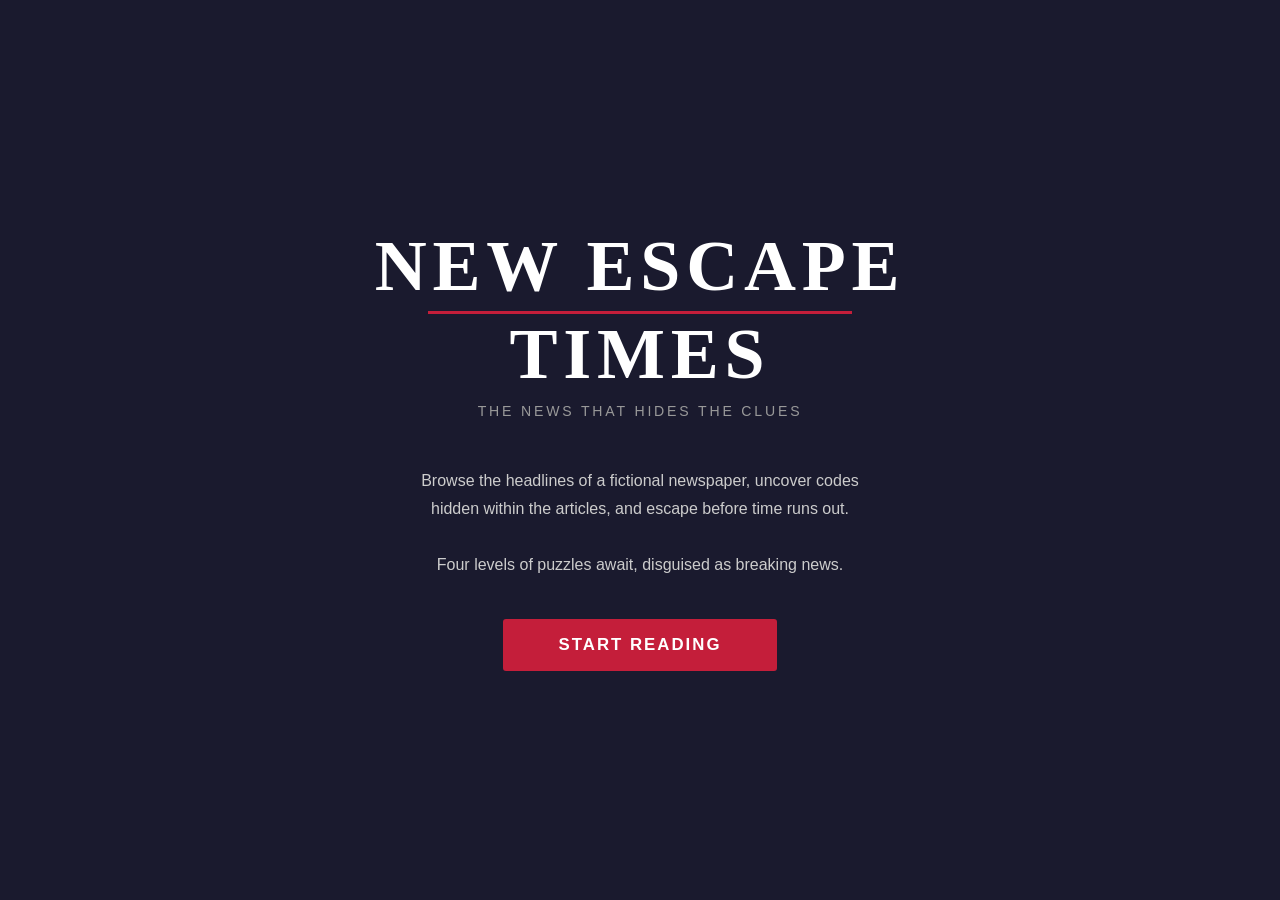
<file: index.html>
<!DOCTYPE html>
<html lang="en">
<head>
    <meta charset="UTF-8">
    <meta name="viewport" content="width=device-width, initial-scale=1.0">
    <title>New Escape Times</title>
    <link rel="stylesheet" href="styles/main.css">
    <style>
        body {
            padding-bottom: 0;
            background: #1a1a2e;
            color: #fff;
        }
        .splash {
            min-height: 100vh;
            display: flex;
            flex-direction: column;
            align-items: center;
            justify-content: center;
            padding: 2rem;
            text-align: center;
        }
        .splash-logo {
            font-family: Georgia, 'Times New Roman', serif;
            font-size: 4.5rem;
            font-weight: 900;
            letter-spacing: 0.08em;
            text-transform: uppercase;
            line-height: 1.05;
            margin-bottom: 0.6rem;
        }
        .splash-logo span {
            display: block;
            width: 80%;
            border-bottom: 3px solid #c41e3a;
            margin: 0.4rem auto 0.2rem;
        }
        .splash-tagline {
            font-family: 'Helvetica Neue', Arial, sans-serif;
            font-size: 0.88rem;
            color: #999;
            letter-spacing: 0.2em;
            text-transform: uppercase;
            margin-bottom: 3rem;
        }
        .splash-description {
            max-width: 480px;
            font-family: 'Helvetica Neue', Arial, sans-serif;
            font-size: 1rem;
            line-height: 1.75;
            color: #ccc;
            margin-bottom: 2.5rem;
        }
        .play-btn {
            background: #c41e3a;
            color: #fff;
            border: none;
            font-family: 'Helvetica Neue', Arial, sans-serif;
            font-size: 1.05rem;
            font-weight: 700;
            letter-spacing: 0.12em;
            text-transform: uppercase;
            padding: 1rem 3.5rem;
            cursor: pointer;
            border-radius: 3px;
            transition: background 0.18s;
        }
        .play-btn:hover { background: #a01830; }
        @media (max-width: 768px) { .splash-logo { font-size: 2.8rem; } }
    </style>
</head>
<body class="splash-body">

    <div class="splash">
        <div class="splash-logo">
            New Escape<span></span>Times
        </div>
        <p class="splash-tagline">The News That Hides the Clues</p>

        <p class="splash-description">
            Browse the headlines of a fictional newspaper, uncover codes hidden
            within the articles, and escape before time runs out.<br><br>
            Four levels of puzzles await, disguised as breaking news.
        </p>

        <button class="play-btn" onclick="startGame()">Start Reading</button>
    </div>

    <script>
        function startGame() {
            localStorage.removeItem('net_progression');
            localStorage.removeItem('net_start_time');
            localStorage.setItem('net_start_time', Date.now());
            localStorage.setItem('net_level_start_time', Date.now());
            localStorage.setItem('net_progression', 1);
            window.location.href = 'level1/article1.html';
        }
    </script>

</body>
</html>
</file>
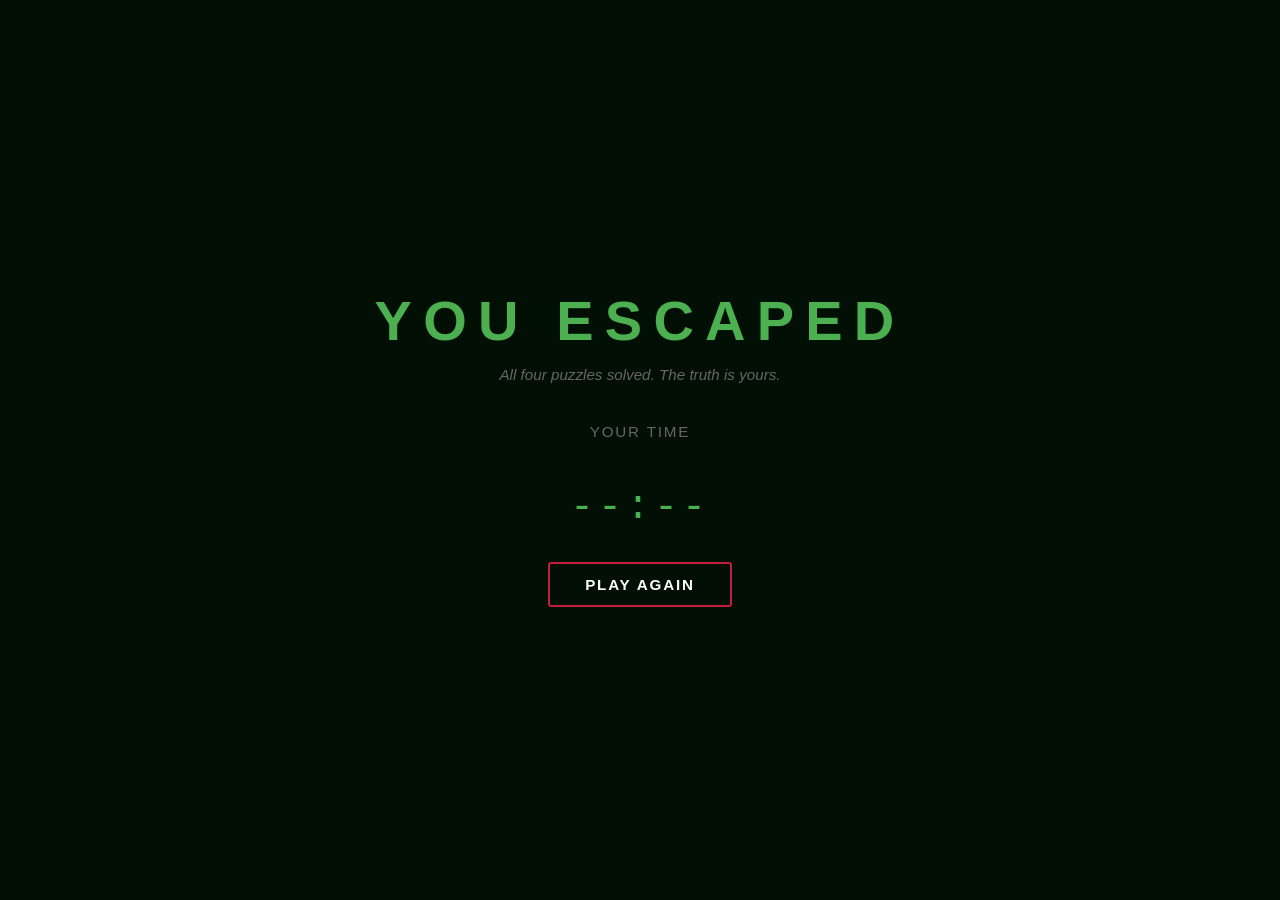
<file: finish.html>
<!DOCTYPE html>
<html lang="en">
<head>
    <meta charset="UTF-8">
    <meta name="viewport" content="width=device-width, initial-scale=1.0">
    <title>New Escape Times</title>
    <link rel="stylesheet" href="styles/main.css">
    <style>
        body { padding-bottom: 0; background: #020f04; color: #fff; }
        .finish {
            min-height: 100vh;
            display: flex;
            flex-direction: column;
            align-items: center;
            justify-content: center;
            text-align: center;
            padding: 2rem;
        }
        .finish h1 {
            font-family: 'Helvetica Neue', Arial, sans-serif;
            font-size: 3.5rem;
            font-weight: 900;
            color: #4caf50;
            text-transform: uppercase;
            letter-spacing: 0.2em;
            margin-bottom: 0.8rem;
            line-height: 1;
        }
        .finish-sub {
            font-family: Georgia, 'Times New Roman', serif;
            font-size: 1.3rem;
            color: #aaa;
            font-style: italic;
            margin-bottom: 1.5rem;
        }
        .time-label {
            font-family: 'Helvetica Neue', Arial, sans-serif;
            font-size: 0.78rem;
            text-transform: uppercase;
            letter-spacing: 0.12em;
            color: #555;
            margin-bottom: 0.2rem;
        }
        .time-display {
            font-family: 'Courier New', Courier, monospace;
            font-size: 2.5rem;
            color: #4caf50;
            margin: 0.5rem 0 2rem;
            letter-spacing: 0.1em;
        }
        .finish p {
            font-family: 'Helvetica Neue', Arial, sans-serif;
            color: #666;
            font-size: 0.95rem;
            max-width: 440px;
            margin-bottom: 2rem;
            line-height: 1.7;
        }
        .btn-outline {
            background: transparent;
            color: #fff;
            border: 2px solid #c41e3a;
            font-family: 'Helvetica Neue', Arial, sans-serif;
            font-size: 0.95rem;
            font-weight: 700;
            padding: 0.75rem 2.2rem;
            cursor: pointer;
            text-transform: uppercase;
            letter-spacing: 0.12em;
            transition: background 0.18s, color 0.18s;
            border-radius: 3px;
        }
        .btn-outline:hover { background: #c41e3a; color: #fff; }
    </style>
</head>
<body class="finish-body">

    <div class="finish">
        <h1>You Escaped</h1>
        <p class="finish-sub">All four puzzles solved. The truth is yours.</p>

        <p class="time-label">Your time</p>
        <div class="time-display" id="elapsed">--:--</div>

        <button class="btn-outline" onclick="playAgain()">Play Again</button>
    </div>

    <script>
        (function () {
            const startTime = parseInt(localStorage.getItem('net_start_time') || '0', 10);
            if (startTime) {
                const elapsed = Date.now() - startTime;
                const mins = Math.floor(elapsed / 60000);
                const secs = Math.floor((elapsed % 60000) / 1000);
                document.getElementById('elapsed').textContent =
                    String(mins).padStart(2, '0') + ':' + String(secs).padStart(2, '0');
            }
        })();

        function playAgain() {
            localStorage.removeItem('net_progression');
            localStorage.removeItem('net_start_time');
            window.location.href = 'index.html';
        }
    </script>
</body>
</html>
</file>
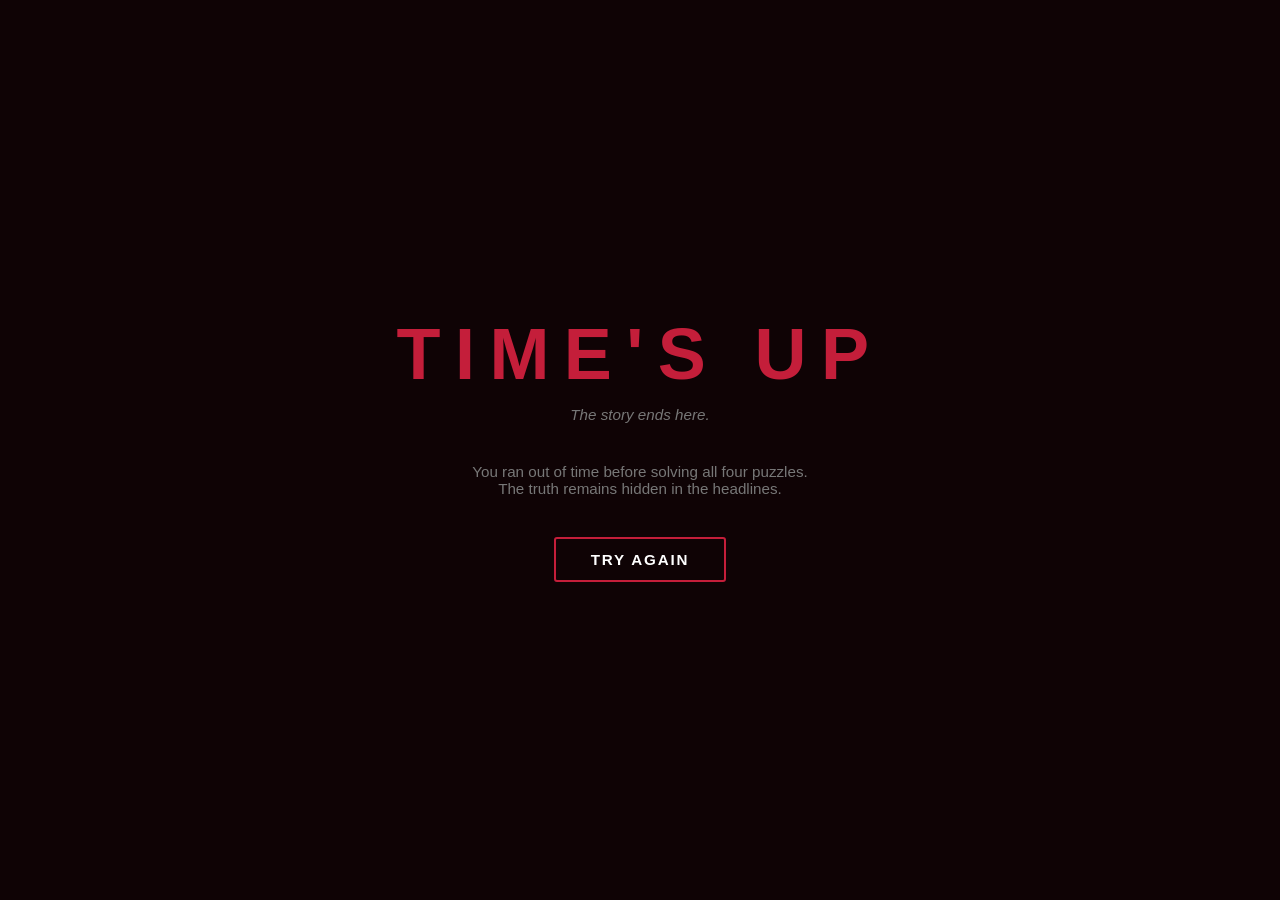
<file: gameover.html>
<!DOCTYPE html>
<html lang="en">
<head>
    <meta charset="UTF-8">
    <meta name="viewport" content="width=device-width, initial-scale=1.0">
    <title>Game Over, New Escape Times</title>
    <link rel="stylesheet" href="styles/main.css">
    <style>
        body { padding-bottom: 0; background: #0f0305; color: #fff; }
        .gameover {
            min-height: 100vh;
            display: flex;
            flex-direction: column;
            align-items: center;
            justify-content: center;
            text-align: center;
            padding: 2rem;
        }
        .gameover h1 {
            font-family: 'Helvetica Neue', Arial, sans-serif;
            font-size: 4.5rem;
            font-weight: 900;
            color: #c41e3a;
            text-transform: uppercase;
            letter-spacing: 0.2em;
            margin-bottom: 1rem;
            line-height: 1;
        }
        .go-subtitle {
            font-family: Georgia, 'Times New Roman', serif;
            font-size: 1.3rem;
            color: #999;
            font-style: italic;
            margin-bottom: 0.6rem;
        }
        .gameover p {
            font-family: 'Helvetica Neue', Arial, sans-serif;
            color: #777;
            font-size: 0.95rem;
            margin-bottom: 2.5rem;
        }
        .btn-outline {
            background: transparent;
            color: #fff;
            border: 2px solid #c41e3a;
            font-family: 'Helvetica Neue', Arial, sans-serif;
            font-size: 0.95rem;
            font-weight: 700;
            padding: 0.75rem 2.2rem;
            cursor: pointer;
            text-transform: uppercase;
            letter-spacing: 0.12em;
            transition: background 0.18s, color 0.18s;
            border-radius: 3px;
        }
        .btn-outline:hover { background: #c41e3a; color: #fff; }
    </style>
</head>
<body class="gameover-body">

    <div class="gameover">
        <h1>Time's Up</h1>
        <p class="go-subtitle">The story ends here.</p>
        <p>
            You ran out of time before solving all four puzzles.<br>
            The truth remains hidden in the headlines.
        </p>
        <button class="btn-outline" onclick="restartGame()">Try Again</button>
    </div>

    <script>
        function restartGame() {
            localStorage.removeItem('net_progression');
            localStorage.removeItem('net_start_time');
            window.location.href = 'index.html';
        }
    </script>

</body>
</html>
</file>
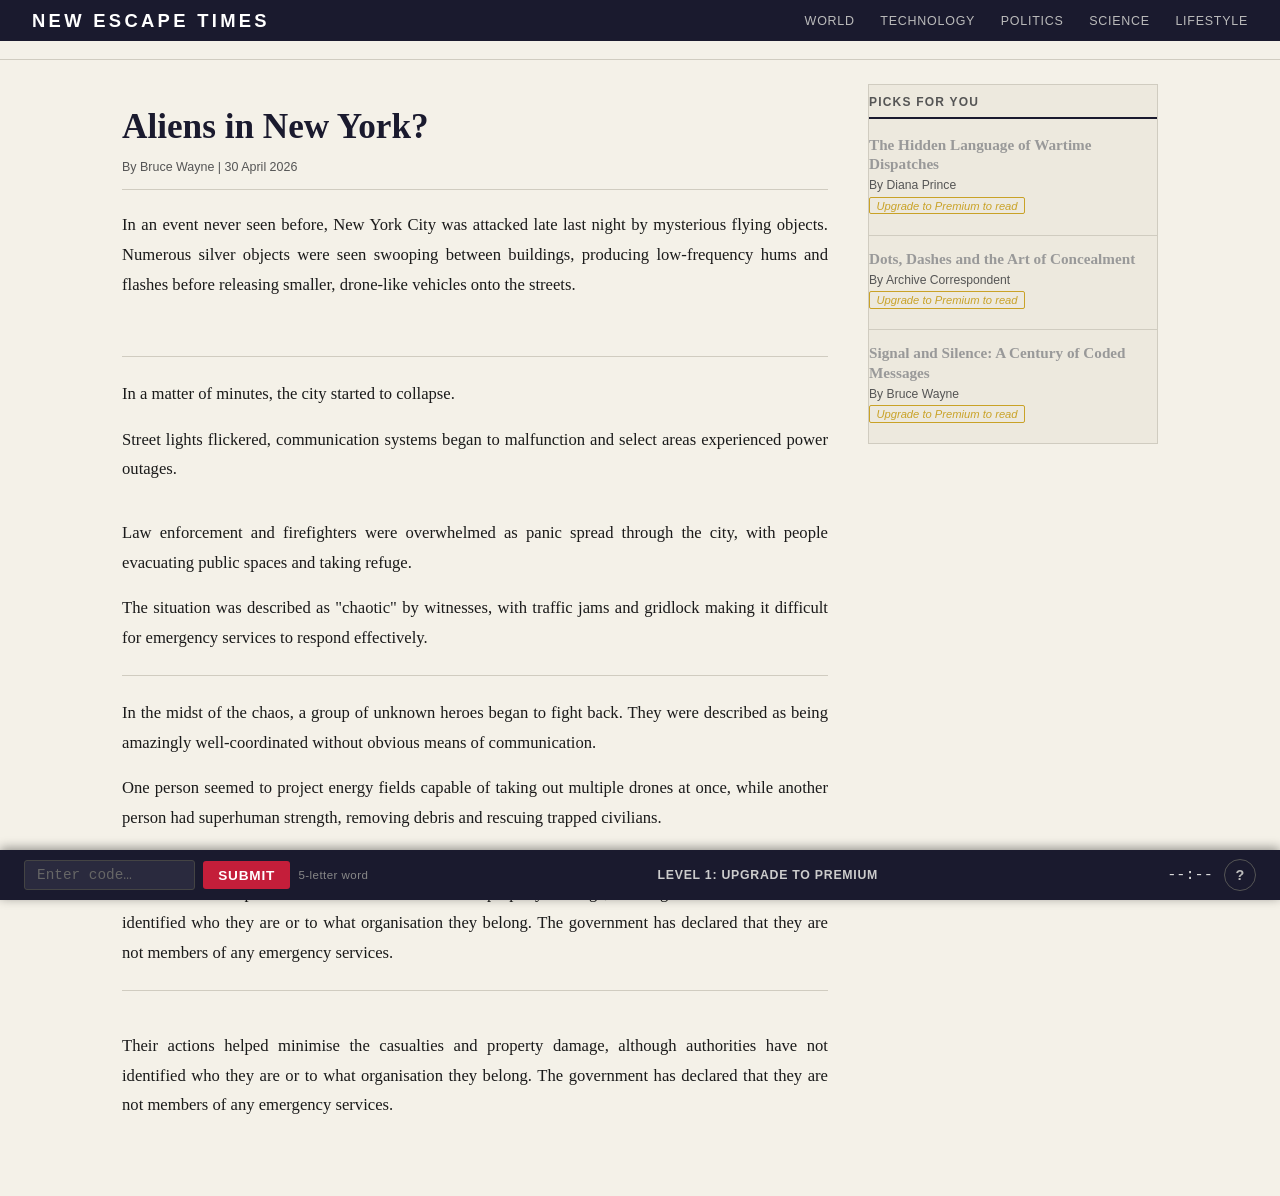
<file: level1/article1.html>
﻿<!DOCTYPE html>
<html lang="en">
<head>
    <meta charset="UTF-8">
    <meta name="viewport" content="width=device-width">
    <title>New Escape Times</title>
    <link rel="stylesheet" href="../styles/main.css">
    <script src="../scripts/progression.js" defer></script>
    <script src="../scripts/components/news-header.js" defer></script>
    <script src="../scripts/components/news-article.js" defer></script>
    <script src="../scripts/components/news-sidebar.js" defer></script>
    <script src="../scripts/components/news-hint.js" defer></script>
    <script src="../scripts/game-nav.js" defer></script>
    <script src="../scripts/components/article-layout.js" defer></script>
</head>
<body>

<article-layout
    headline="Aliens in New York?"
    subtitle="By Bruce Wayne | 30 April 2026"
    home-url="../index.html"
    level="1"
    level-name="Level 1: Upgrade to Premium"
    correct-code="ALIEN"
    next-url="../level2/article1.html">

    <div slot="body" class="article-body">
        <p>
            In an event never seen before, New York City was attacked late last night by mysterious flying objects. 
            Numerous silver objects were seen swooping between buildings, 
            producing low-frequency hums and flashes before releasing smaller, drone-like vehicles onto the streets.
        </p>
        <br/>
        <hr class="article-divider">
        <p>
            In a matter of minutes, the city started to collapse. 
        </p>
        <p>
            Street lights flickered, communication systems began to malfunction 
            and select areas experienced power outages. 
        </p>
        <br/>
        <p>Law enforcement and firefighters were overwhelmed as panic spread through the city, with people evacuating public spaces and taking refuge.</p>
        <div/>
        <p>The situation was described as "chaotic" by witnesses, with traffic jams and gridlock making it difficult for emergency services to respond effectively.</p>
        <hr class="article-divider">
        <p>
            In the midst of the chaos, a group of unknown heroes began to fight back. 
            They were described as being amazingly well-coordinated without obvious means of communication.
        </p>
        <div/>
        <p>
            One person seemed to project energy fields capable of taking out multiple drones at once, 
            while another person had superhuman strength, removing debris and rescuing trapped civilians.
        </p>
        <hr class="article-divider">

        <p>
            Their actions helped minimise the casualties and property damage, 
            although authorities have not identified who they are or to what organisation they belong. 
            The government has declared that they are not members of any emergency services.
        </p>
        <hr class="article-divider">
        <br/>

        <p>
            Their actions helped minimise the casualties and property damage, although authorities have not identified 
            who they are or to what organisation they belong. 
            The government has declared that they are not members of any emergency services.
        </p>
    </div>

    <div slot="sidebar">
        <div class="sidebar-card locked">
            <h3>The Hidden Language of Wartime Dispatches</h3>
            <p>By Diana Prince</p>
            <span class="locked-label">Upgrade to Premium to read</span>
        </div>
        <hr class="sidebar-divider">
        <div class="sidebar-card locked">
            <h3>Dots, Dashes and the Art of Concealment</h3>
            <p>By Archive Correspondent</p>
            <span class="locked-label">Upgrade to Premium to read</span>
        </div>
        <hr class="sidebar-divider">
        <div class="sidebar-card locked">
            <h3>Signal and Silence: A Century of Coded Messages</h3>
            <p>By Bruce Wayne</p>
            <span class="locked-label">Upgrade to Premium to read</span>
        </div>
        <news-hint src="../images/hints/level1-hint.webp" delay="60"></news-hint>
    </div>
</article-layout>

</body>
</html>
</file>
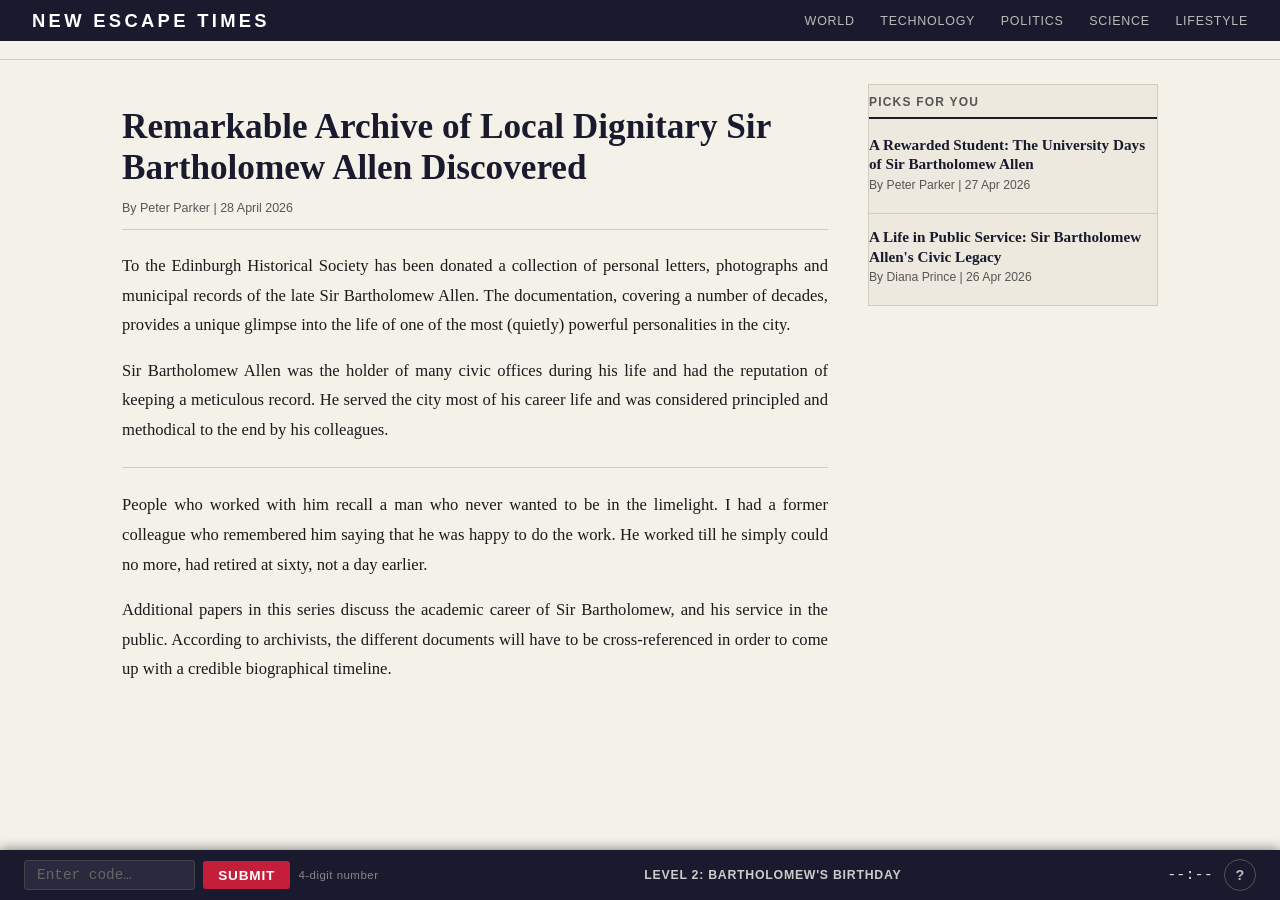
<file: level2/article1.html>
﻿<!DOCTYPE html>
<html lang="en">
<head>
    <meta charset="UTF-8">
    <meta name="viewport" content="width=device-width, initial-scale=1.0">    <title>New Escape Times</title>
    <link rel="stylesheet" href="../styles/main.css">
    <script src="../scripts/progression.js" defer></script>
    <script src="../scripts/components/news-header.js" defer></script>
    <script src="../scripts/components/news-article.js" defer></script>
    <script src="../scripts/components/news-sidebar.js" defer></script>
    <script src="../scripts/components/news-hint.js" defer></script>
    <script src="../scripts/game-nav.js" defer></script>
    <script src="../scripts/components/article-layout.js" defer></script>
</head>
<body>

<article-layout
    headline="Remarkable Archive of Local Dignitary Sir Bartholomew Allen Discovered"
    subtitle="By Peter Parker | 28 April 2026"
    home-url="../index.html"
    level="2"
    level-name="Level 2: Bartholomew's Birthday"
    correct-code="1952"
    next-url="../level3/article1.html">

    <div slot="body" class="article-body">
        <p>
            To the Edinburgh Historical Society has been donated a collection of personal letters, photographs and municipal records of the late Sir
            Bartholomew Allen. The documentation, covering a number of decades, provides a unique glimpse into the life of one of the most (quietly) powerful personalities in the city.
        </p>
        <div/>
        <p>
            Sir Bartholomew Allen was the holder of many civic offices during his life and had the reputation of keeping a meticulous record. He served the city most of his career life and was considered principled and
            methodical to the end by his colleagues.
        </p>
        <hr class="article-divider">
        <p>
            People who worked with him recall a man who never wanted to be in the limelight. I had a former colleague who remembered him saying that he was happy to do the work. He worked till he simply could no more, had retired at sixty, not a day earlier.
        </p>
        <div/>
        <p>
            Additional papers in this series discuss the academic career of Sir Bartholomew, and his service in the public. According to archivists,
            the different documents will have to be cross-referenced in order to come up with a credible biographical timeline.
        </p>

    </div>

    <div slot="sidebar">
        <div class="sidebar-card">
            <a href="article2.html">
                <h3>A Rewarded Student: The University Days of Sir Bartholomew Allen</h3>
                <p>By Peter Parker | 27 Apr 2026</p>
            </a>
        </div>
        <hr class="sidebar-divider">
        <div class="sidebar-card">
            <a href="article3.html">
                <h3>A Life in Public Service: Sir Bartholomew Allen's Civic Legacy</h3>
                <p>By Diana Prince | 26 Apr 2026</p>
            </a>
        </div>
        <news-hint src="../images/hints/level2-hint.webp" delay="60"></news-hint>
    </div>
</article-layout>

</body>
</html>
</file>
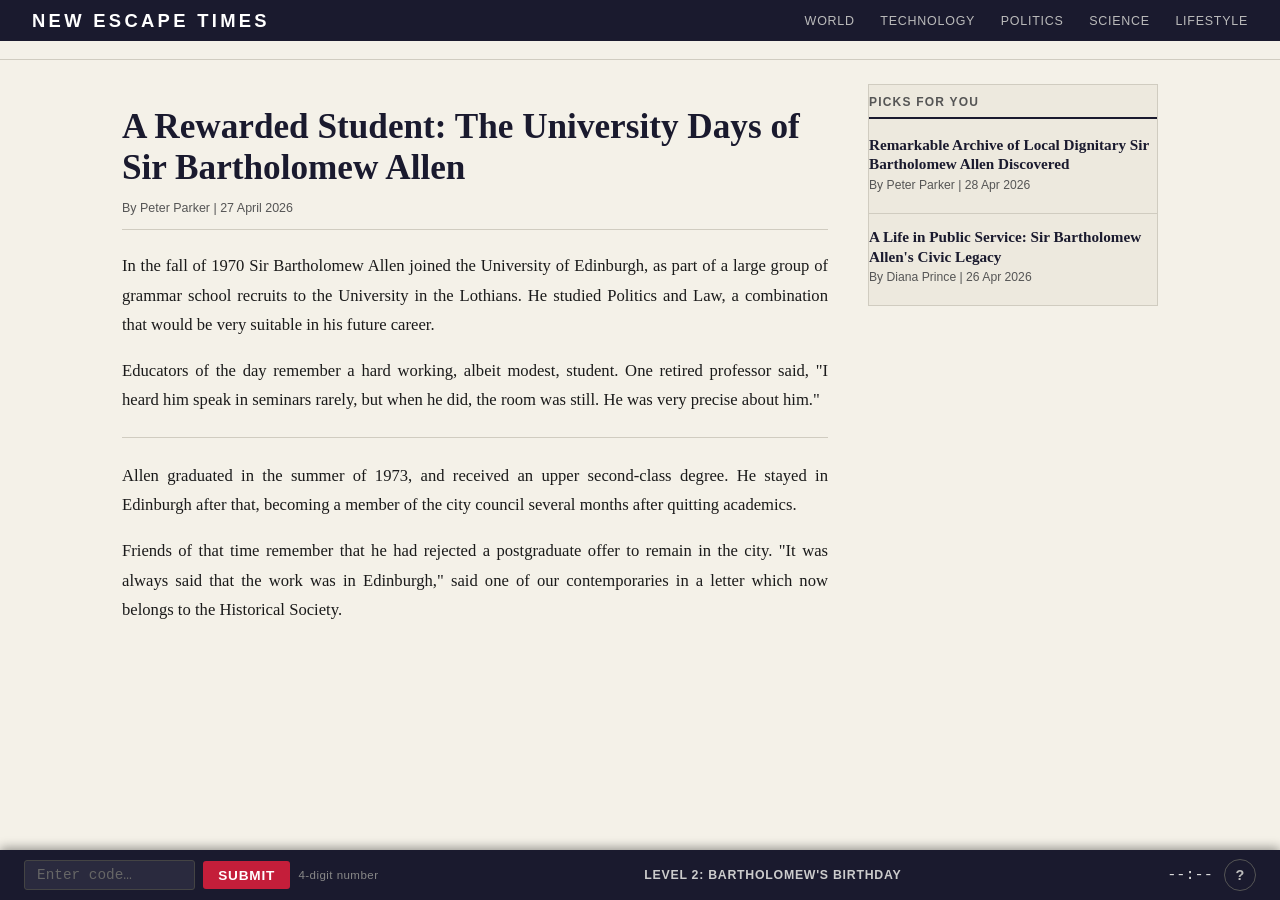
<file: level2/article2.html>
﻿<!DOCTYPE html>
<html lang="en">
<head>
    <meta charset="UTF-8">
    <meta name="viewport" content="width=device-width, initial-scale=1.0">
    <title>New Escape Times</title>
    <link rel="stylesheet" href="../styles/main.css">
    <script src="../scripts/progression.js" defer></script>
    <script src="../scripts/components/news-header.js" defer></script>
    <script src="../scripts/components/news-article.js" defer></script>
    <script src="../scripts/components/news-sidebar.js" defer></script>
    <script src="../scripts/components/news-hint.js" defer></script>
    <script src="../scripts/game-nav.js" defer></script>
    <script src="../scripts/components/article-layout.js" defer></script>
</head>
<body>

<article-layout
    headline="A Rewarded Student: The University Days of Sir Bartholomew Allen"
    subtitle="By Peter Parker | 27 April 2026"
    home-url="../index.html"
    level="2"
    level-name="Level 2: Bartholomew's Birthday"
    correct-code="1952"
    next-url="../level3/article1.html">

    <div slot="body" class="article-body">
        <p>
            In the fall of 1970 Sir Bartholomew Allen joined the University of Edinburgh, as part of a large group of grammar school recruits to the University in the Lothians. He studied Politics and Law, a combination that would be very suitable in his future career.
        </p>
        <div/>
        <p>
            Educators of the day remember a hard working, albeit modest, student. One retired professor said, "I heard him speak in seminars rarely, but when he did, the room was still. He was very precise about him."
        </p>
        <hr class="article-divider">
        <p>
            Allen graduated in the summer of 1973, and received an upper second-class degree. He stayed in Edinburgh after that, becoming a member of the city council several months after quitting academics.
        </p>
        <div/>
        <p>
            Friends of that time remember that he had rejected a postgraduate offer to remain in the city. "It was always said that the work was in
            Edinburgh," said one of our contemporaries in a letter which now belongs to the Historical Society.
        </p>
    </div>

    <div slot="sidebar">
        <div class="sidebar-card">
            <a href="article1.html">
                <h3>Remarkable Archive of Local Dignitary Sir Bartholomew Allen Discovered</h3>
                <p>By Peter Parker | 28 Apr 2026</p>
            </a>
        </div>
        <hr class="sidebar-divider">
        <div class="sidebar-card">
            <a href="article3.html">
                <h3>A Life in Public Service: Sir Bartholomew Allen's Civic Legacy</h3>
                <p>By Diana Prince | 26 Apr 2026</p>
            </a>
        </div>
    </div>
</article-layout>

</body>
</html>
</file>
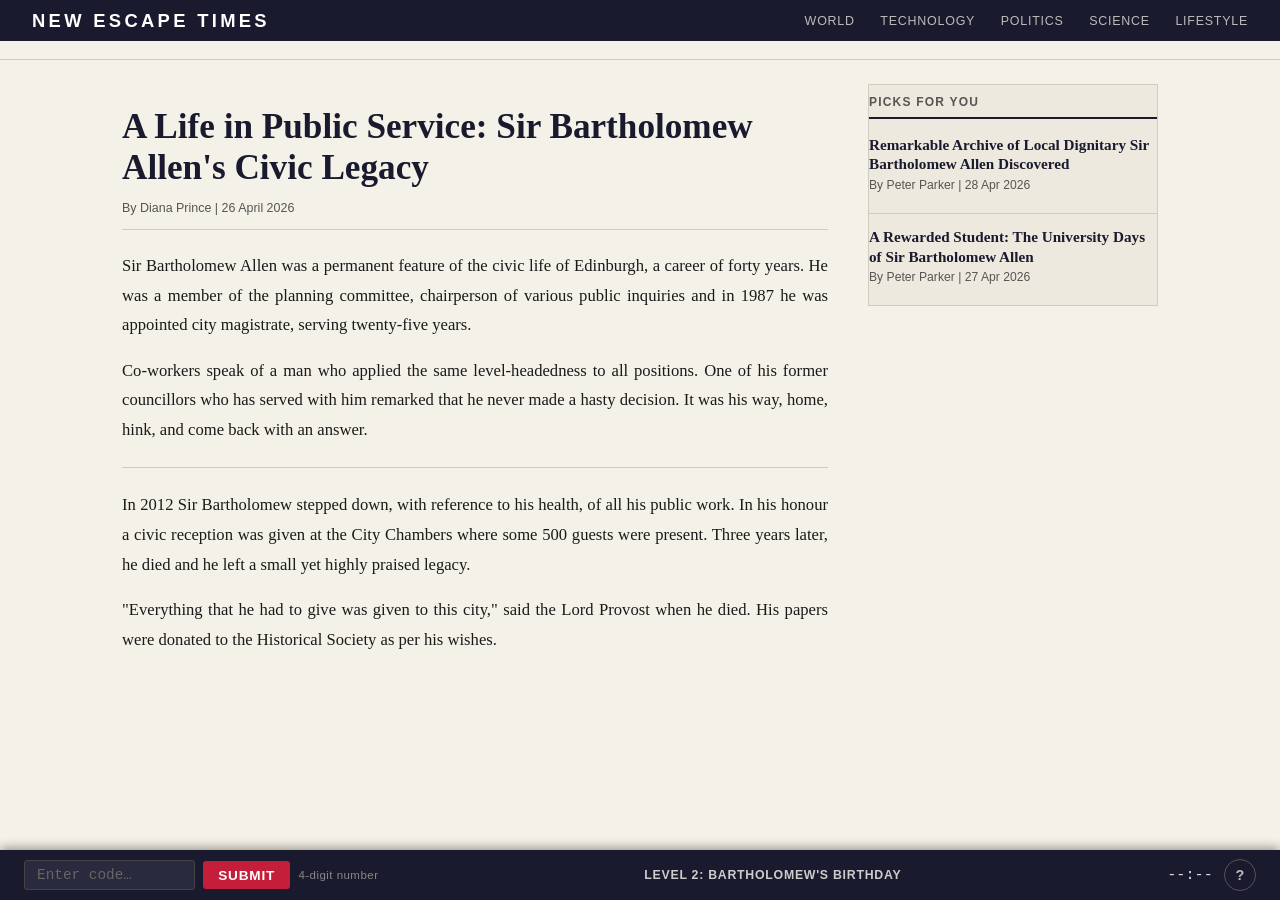
<file: level2/article3.html>
﻿<!DOCTYPE html>
<html lang="en">
<head>
    <meta charset="UTF-8">
    <meta name="viewport" content="width=device-width, initial-scale=1.0">
    <title>New Escape Times</title>
    <link rel="stylesheet" href="../styles/main.css">
    <script src="../scripts/progression.js" defer></script>
    <script src="../scripts/components/news-header.js" defer></script>
    <script src="../scripts/components/news-article.js" defer></script>
    <script src="../scripts/components/news-sidebar.js" defer></script>
    <script src="../scripts/components/news-hint.js" defer></script>
    <script src="../scripts/game-nav.js" defer></script>
    <script src="../scripts/components/article-layout.js" defer></script>
</head>
<body>

<article-layout
    headline="A Life in Public Service: Sir Bartholomew Allen's Civic Legacy"
    subtitle="By Diana Prince | 26 April 2026"
    home-url="../index.html"
    level="2"
    level-name="Level 2: Bartholomew's Birthday"
    correct-code="1952"
    next-url="../level3/article1.html">

    <div slot="body" class="article-body">
        <p>
            Sir Bartholomew Allen was a permanent feature of the civic life of Edinburgh, a career of forty years. He was a member of the planning
            committee, chairperson of various public inquiries and in 1987 he was appointed city magistrate, serving twenty-five years.
        </p>
        <div/>
        <p>
            Co-workers speak of a man who applied the same level-headedness to all positions. One of his former councillors who has served with him
            remarked that he never made a hasty decision. It was his way, home, hink, and come back with an answer.
        </p>
        <hr class="article-divider">
        <p>
            In 2012 Sir Bartholomew stepped down, with reference to his health, of all his public work. In his honour a civic reception was given at the
            City Chambers where some 500 guests were present. Three years later, he died and he left a small yet highly praised legacy.
        </p>
        <div/>
        <p>
            "Everything that he had to give was given to this city," said the Lord Provost when he died. His papers were donated to the Historical Society as per his wishes.
        </p>
    </div>

    <div slot="sidebar">
        <div class="sidebar-card">
            <a href="article1.html">
                <h3>Remarkable Archive of Local Dignitary Sir Bartholomew Allen Discovered</h3>
                <p>By Peter Parker | 28 Apr 2026</p>
            </a>
        </div>
        <hr class="sidebar-divider">
        <div class="sidebar-card">
            <a href="article2.html">
                <h3>A Rewarded Student: The University Days of Sir Bartholomew Allen</h3>
                <p>By Peter Parker | 27 Apr 2026</p>
            </a>
        </div>
        <news-hint src="../images/hints/level2-hint.webp" delay="60"></news-hint>
    </div>
</article-layout>

</body>
</html>
</file>
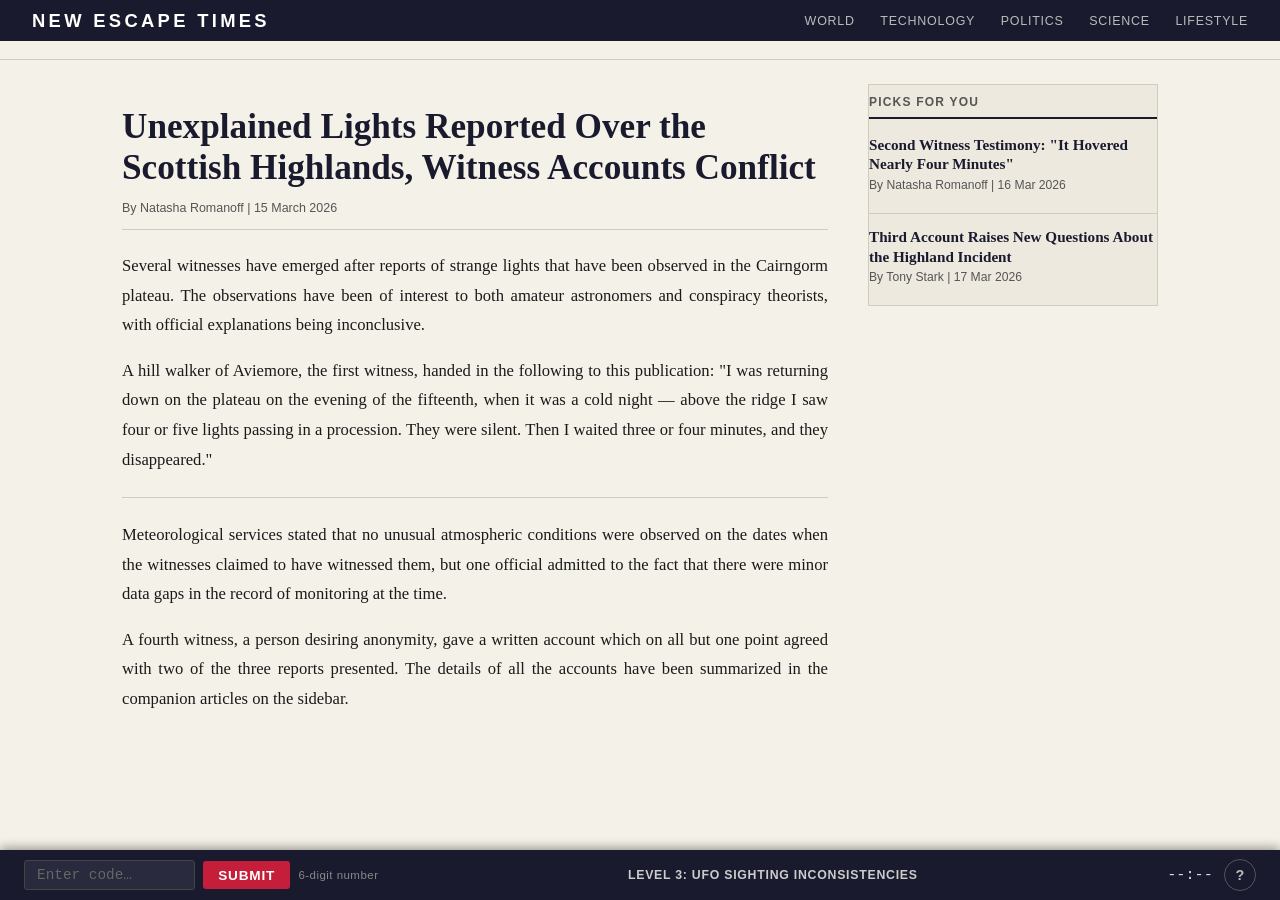
<file: level3/article1.html>
﻿<!DOCTYPE html>
<html lang="en">
<head>
    <meta charset="UTF-8">
    <meta name="viewport" content="width=device-width, initial-scale=1.0">
    <title>New Escape Times</title>
    <link rel="stylesheet" href="../styles/main.css">
    <script src="../scripts/progression.js" defer></script>
    <script src="../scripts/components/news-header.js" defer></script>
    <script src="../scripts/components/news-article.js" defer></script>
    <script src="../scripts/components/news-sidebar.js" defer></script>
    <script src="../scripts/components/news-hint.js" defer></script>
    <script src="../scripts/game-nav.js" defer></script>
    <script src="../scripts/components/article-layout.js" defer></script>
</head>
<body>

<article-layout
    headline="Unexplained Lights Reported Over the Scottish Highlands, Witness Accounts Conflict"
    subtitle="By Natasha Romanoff | 15 March 2026"
    home-url="../index.html"
    level="3"
    level-name="Level 3: UFO Sighting Inconsistencies"
    correct-code="150394"
    next-url="../level4/article1.html">

    <div slot="body" class="article-body">
        <p>
            Several witnesses have emerged after reports of strange lights that have been observed in the Cairngorm plateau. The observations have been
            of interest to both amateur astronomers and conspiracy theorists, with official explanations being inconclusive.
        </p>
        <div/>
        <p>
            A hill walker of Aviemore, the first witness, handed in the following to this publication: "I was returning down on the plateau on the
            evening of the fifteenth, when it was a cold night &mdash; above the ridge I saw four or five lights passing in a procession. They were
            silent. Then I waited three or four minutes, and they disappeared."
        </p>
        <hr class="article-divider">
        <p>
            Meteorological services stated that no unusual atmospheric conditions  were observed on the dates when the witnesses claimed to have witnessed them, but one official admitted to the fact that there were minor data gaps in the record of monitoring at the time.
        </p>
        <div/>
        <p>
            A fourth witness, a person desiring anonymity, gave a written account which on all but one point agreed with two of the three reports
            presented. The details of all the accounts have been summarized in the companion articles on the sidebar.
        </p>

    </div>

    <div slot="sidebar">
        <div class="sidebar-card">
            <a href="article2.html">
                <h3>Second Witness Testimony: &quot;It Hovered Nearly Four Minutes&quot;</h3>
                <p>By Natasha Romanoff | 16 Mar 2026</p>
            </a>
        </div>
        <hr class="sidebar-divider">
        <div class="sidebar-card">
            <a href="article3.html">
                <h3>Third Account Raises New Questions About the Highland Incident</h3>
                <p>By Tony Stark | 17 Mar 2026</p>
            </a>
        </div>
        <news-hint src="../images/hints/level3-hint.webp" delay="60"></news-hint>
    </div>
</article-layout>

</body>
</html>
</file>
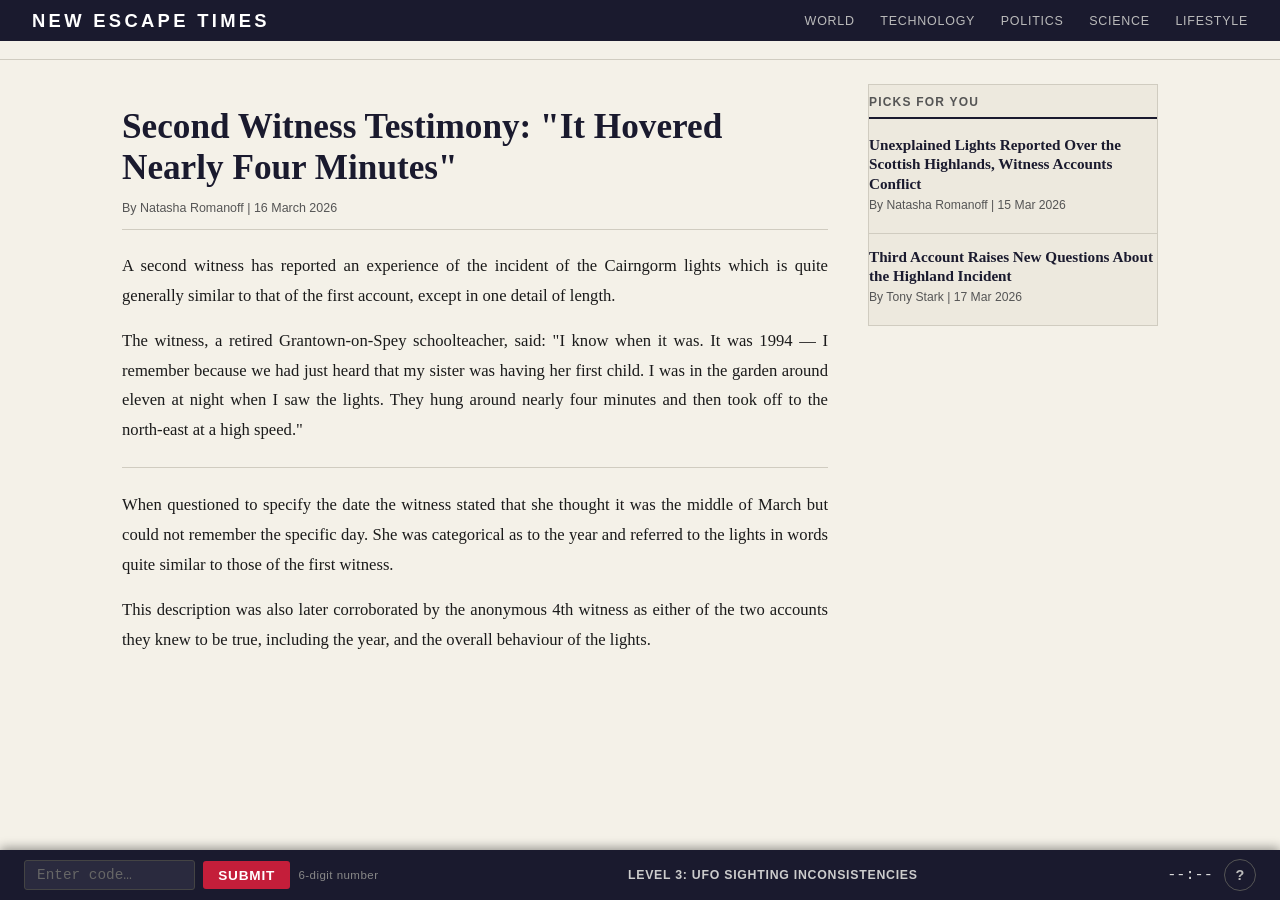
<file: level3/article2.html>
﻿<!DOCTYPE html>
<html lang="en">
<head>
    <meta charset="UTF-8">
    <meta name="viewport" content="width=device-width, initial-scale=1.0">
    <title>New Escape Times</title>
    <link rel="stylesheet" href="../styles/main.css">
    <script src="../scripts/progression.js" defer></script>
    <script src="../scripts/components/news-header.js" defer></script>
    <script src="../scripts/components/news-article.js" defer></script>
    <script src="../scripts/components/news-sidebar.js" defer></script>
    <script src="../scripts/components/news-hint.js" defer></script>
    <script src="../scripts/game-nav.js" defer></script>
    <script src="../scripts/components/article-layout.js" defer></script>
</head>
<body>

<article-layout
    headline="Second Witness Testimony: &quot;It Hovered Nearly Four Minutes&quot;"
    subtitle="By Natasha Romanoff | 16 March 2026"
    home-url="../index.html"
    level="3"
    level-name="Level 3: UFO Sighting Inconsistencies"
    correct-code="150394"
    next-url="../level4/article1.html">

    <div slot="body" class="article-body">
        <p>
            A second witness has reported an experience of the incident of the Cairngorm lights which is quite generally similar to that of the first
            account, except in one detail of length.
        </p>
        <div/>
        <p>
            The witness, a retired Grantown-on-Spey schoolteacher, said: "I know when it was. It was 1994 &mdash; I remember because we had just heard
            that my sister was having her first child. I was in the garden around eleven at night when I saw the lights. They hung around nearly four
            minutes and then took off to the north-east at a high speed."
        </p>
        <hr class="article-divider">
        <p>
            When questioned to specify the date the witness stated that she thought it was the middle of March but could not remember the specific day. She was categorical as to the year and referred to the lights in words quite similar to those of the first witness.
        </p>
        <div/>
        <p>
            This description was also later corroborated by the anonymous 4th witness as either of the two accounts they knew to be true, including
            the year, and the overall behaviour of the lights.
        </p>
    </div>

    <div slot="sidebar">
        <div class="sidebar-card">
            <a href="article1.html">
                <h3>Unexplained Lights Reported Over the Scottish Highlands, Witness Accounts Conflict</h3>
                <p>By Natasha Romanoff | 15 Mar 2026</p>
            </a>
        </div>
        <hr class="sidebar-divider">
        <div class="sidebar-card">
            <a href="article3.html">
                <h3>Third Account Raises New Questions About the Highland Incident</h3>
                <p>By Tony Stark | 17 Mar 2026</p>
            </a>
        </div>
    </div>
</article-layout>

</body>
</html>
</file>
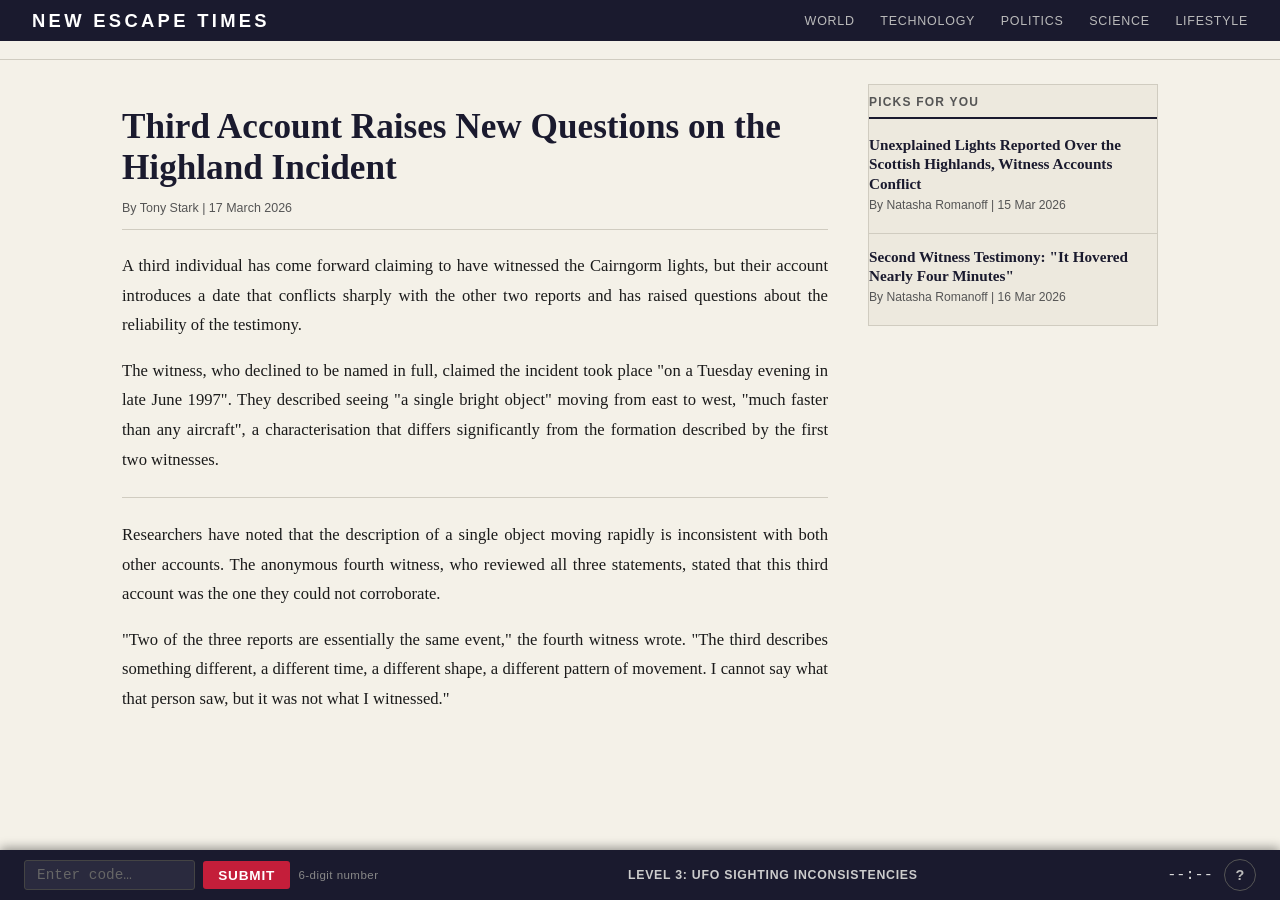
<file: level3/article3.html>
﻿<!DOCTYPE html>
<html lang="en">
<head>
    <meta charset="UTF-8">
    <meta name="viewport" content="width=device-width, initial-scale=1.0">
    <title>New Escape Times</title>
    <link rel="stylesheet" href="../styles/main.css">
    <script src="../scripts/progression.js" defer></script>
    <script src="../scripts/components/news-header.js" defer></script>
    <script src="../scripts/components/news-article.js" defer></script>
    <script src="../scripts/components/news-sidebar.js" defer></script>
    <script src="../scripts/components/news-hint.js" defer></script>
    <script src="../scripts/game-nav.js" defer></script>
    <script src="../scripts/components/article-layout.js" defer></script>
</head>
<body>

<article-layout
    headline="Third Account Raises New Questions on the Highland Incident"
    subtitle="By Tony Stark | 17 March 2026"
    home-url="../index.html"
    level="3"
    level-name="Level 3: UFO Sighting Inconsistencies"
    correct-code="150394"
    next-url="../level4/article1.html">

    <div slot="body" class="article-body">
        <p>
            A third individual has come forward claiming to have witnessed the Cairngorm lights, but their account introduces a date that conflicts
            sharply with the other two reports and has raised questions about
            the reliability of the testimony.
        </p>
        <div/>
        <p>
            The witness, who declined to be named in full, claimed the incident
            took place "on a Tuesday evening in late June 1997". They described
            seeing "a single bright object" moving from east to west, "much
            faster than any aircraft", a characterisation that differs
            significantly from the formation described by the first two witnesses.
        </p>
        <hr class="article-divider">
        <p>
            Researchers have noted that the description of a single object moving
            rapidly is inconsistent with both other accounts. The anonymous fourth
            witness, who reviewed all three statements, stated that this third
            account was the one they could not corroborate.
        </p>
        <div/>
        <p>
            "Two of the three reports are essentially the same event," the fourth
            witness wrote. "The third describes something different, a different
            time, a different shape, a different pattern of movement. I cannot say
            what that person saw, but it was not what I witnessed."
        </p>
    </div>

    <div slot="sidebar">
        <div class="sidebar-card">
            <a href="article1.html">
                <h3>Unexplained Lights Reported Over the Scottish Highlands, Witness Accounts Conflict</h3>
                <p>By Natasha Romanoff | 15 Mar 2026</p>
            </a>
        </div>
        <hr class="sidebar-divider">
        <div class="sidebar-card">
            <a href="article2.html">
                <h3>Second Witness Testimony: &quot;It Hovered Nearly Four Minutes&quot;</h3>
                <p>By Natasha Romanoff | 16 Mar 2026</p>
            </a>
        </div>
        <news-hint src="../images/hints/level3-hint.webp" delay="60"></news-hint>
    </div>
</article-layout>

</body>
</html>
</file>
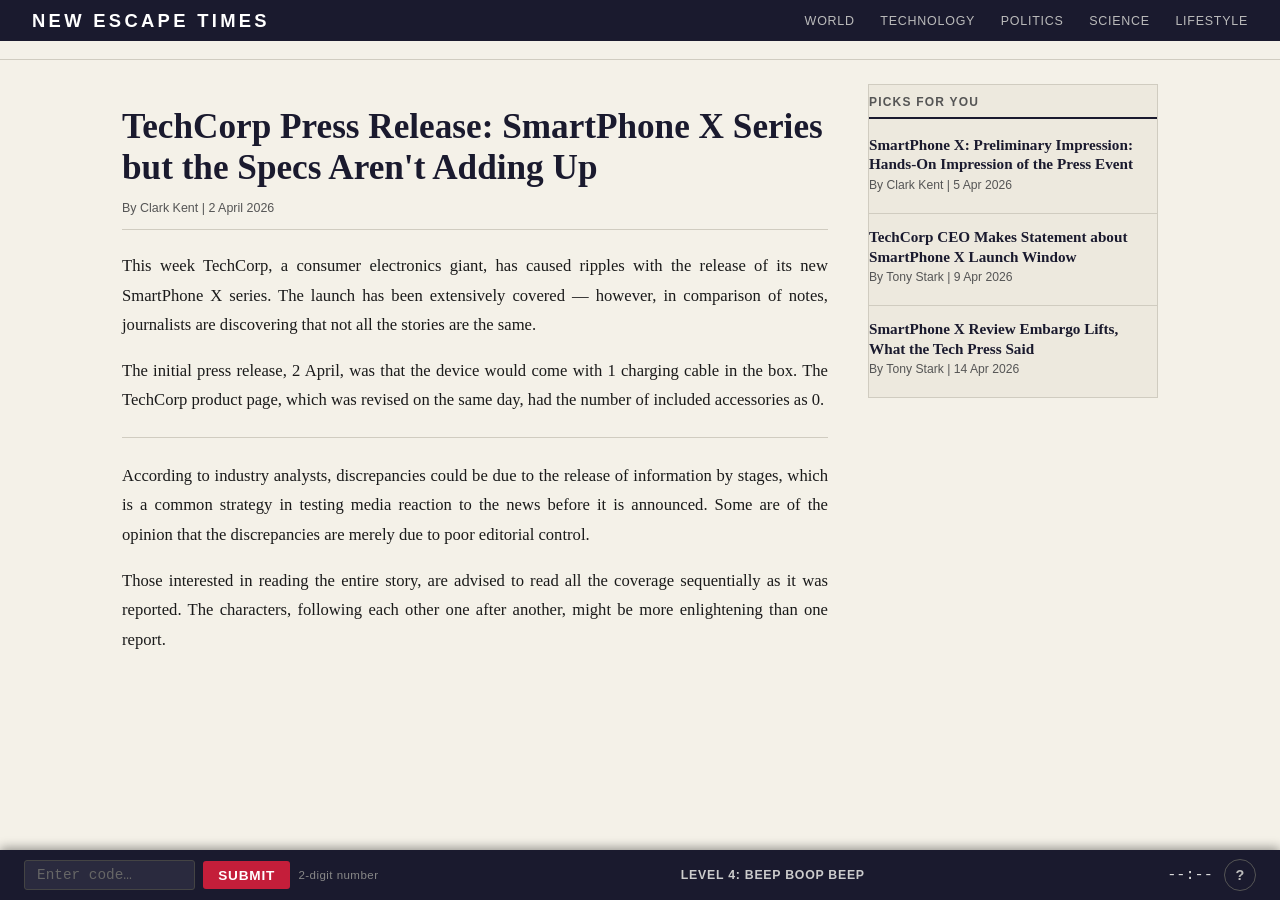
<file: level4/article1.html>
﻿<!DOCTYPE html>
<html lang="en">
<head>
    <meta charset="UTF-8">
    <meta name="viewport" content="width=device-width, initial-scale=1.0">
    <title>New Escape Times</title>
    <link rel="stylesheet" href="../styles/main.css">
    <script src="../scripts/progression.js" defer></script>
    <script src="../scripts/components/news-header.js" defer></script>
    <script src="../scripts/components/news-article.js" defer></script>
    <script src="../scripts/components/news-sidebar.js" defer></script>
    <script src="../scripts/components/news-hint.js" defer></script>
    <script src="../scripts/game-nav.js" defer></script>
    <script src="../scripts/components/article-layout.js" defer></script>
</head>
<body>

<article-layout
    headline="TechCorp Press Release: SmartPhone X Series but the Specs Aren&apos;t Adding Up"
    subtitle="By Clark Kent | 2 April 2026"
    home-url="../index.html"
    level="4"
    level-name="Level 4: Beep Boop Beep"
    correct-code="42"
    next-url="../finish.html">

    <div slot="body" class="article-body">
        <p>
            This week TechCorp, a consumer electronics giant, has caused ripples
            with the release of its new SmartPhone X series. The launch has been
            extensively covered &mdash; however, in comparison of notes, journalists
            are discovering that not all the stories are the same.
        </p>
        <div/>
        <p>
            The initial press release, 2 April, was that the device would come
            with 1 charging cable in the box. The TechCorp product page, which was
            revised on the same day, had the number of included accessories as 0.
        </p>
        <hr class="article-divider">
        <p>
            According to industry analysts, discrepancies could be due to the
            release of information by stages, which is a common strategy in testing
            media reaction to the news before it is announced. Some are of the
            opinion that the discrepancies are merely due to poor editorial control.
        </p>
        <div/>
        <p>
            Those interested in reading the entire story, are advised to read all
            the coverage sequentially as it was reported. The characters, following
            each other one after another, might be more enlightening than one report.
        </p>

    </div>

    <div slot="sidebar">
        <div class="sidebar-card">
            <a href="article2.html">
                <h3>SmartPhone X: Preliminary Impression: Hands-On Impression of the Press Event</h3>
                <p>By Clark Kent | 5 Apr 2026</p>
            </a>
        </div>
        <hr class="sidebar-divider">
        <div class="sidebar-card">
            <a href="article3.html">
                <h3>TechCorp CEO Makes Statement about SmartPhone X Launch Window</h3>
                <p>By Tony Stark | 9 Apr 2026</p>
            </a>
        </div>
        <hr class="sidebar-divider">
        <div class="sidebar-card">
            <a href="article4.html">
                <h3>SmartPhone X Review Embargo Lifts, What the Tech Press Said</h3>
                <p>By Tony Stark | 14 Apr 2026</p>
            </a>
        </div>
        <news-hint src="../images/hints/level4-hint.webp" delay="60"></news-hint>
    </div>
</article-layout>

</body>
</html>
</file>
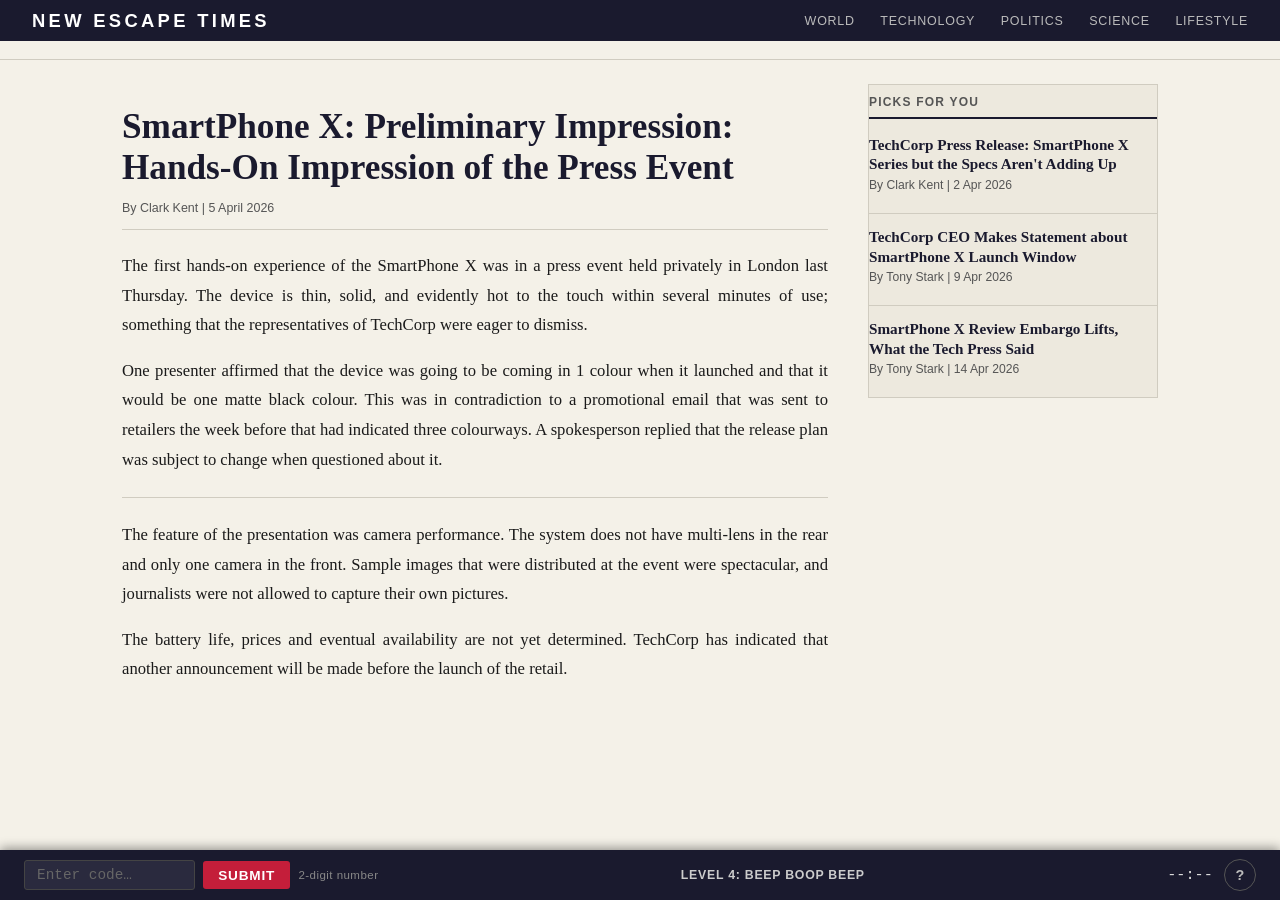
<file: level4/article2.html>
﻿<!DOCTYPE html>
<html lang="en">
<head>
    <meta charset="UTF-8">
    <meta name="viewport" content="width=device-width, initial-scale=1.0">
    <title>New Escape Times</title>
    <link rel="stylesheet" href="../styles/main.css">
    <script src="../scripts/progression.js" defer></script>
    <script src="../scripts/components/news-header.js" defer></script>
    <script src="../scripts/components/news-article.js" defer></script>
    <script src="../scripts/components/news-sidebar.js" defer></script>
    <script src="../scripts/components/news-hint.js" defer></script>
    <script src="../scripts/game-nav.js" defer></script>
    <script src="../scripts/components/article-layout.js" defer></script>
</head>
<body>

<article-layout
    headline="SmartPhone X: Preliminary Impression: Hands-On Impression of the Press Event"
    subtitle="By Clark Kent | 5 April 2026"
    home-url="../index.html"
    level="4"
    level-name="Level 4: Beep Boop Beep"
    correct-code="42"
    next-url="../finish.html">

    <div slot="body" class="article-body">
        <p>
            The first hands-on experience of the SmartPhone X was in a press event held privately in London last Thursday. The device is thin, solid, and evidently hot to the touch within several minutes of use; something that the representatives of TechCorp were eager to dismiss.
        </p>
        <div/>
        <p>
            One presenter affirmed that the device was going to be coming in 1 colour when it launched and that it would be one matte black colour. This was in contradiction to a promotional email that was sent to retailers the week before that had indicated three colourways. A spokesperson replied that the release plan was subject to change when questioned about it.
        </p>
        <hr class="article-divider">
        <p>
            The feature of the presentation was camera performance. The system does not have multi-lens in the rear and only one camera in the front.
            Sample images that were distributed at the event were spectacular, and journalists were not allowed to capture their own pictures.
        </p>
        <div/>
        <p>
            The battery life, prices and eventual availability are not yet determined. TechCorp has indicated that another announcement will be made before the launch of the retail.
        </p>
    </div>

    <div slot="sidebar">
        <div class="sidebar-card">
            <a href="article1.html">
                <h3>TechCorp Press Release: SmartPhone X Series but the Specs Aren't Adding Up</h3>
                <p>By Clark Kent | 2 Apr 2026</p>
            </a>
        </div>
        <hr class="sidebar-divider">
        <div class="sidebar-card">
            <a href="article3.html">
                <h3>TechCorp CEO Makes Statement about SmartPhone X Launch Window</h3>
                <p>By Tony Stark | 9 Apr 2026</p>
            </a>
        </div>
        <hr class="sidebar-divider">
        <div class="sidebar-card">
            <a href="article4.html">
                <h3>SmartPhone X Review Embargo Lifts, What the Tech Press Said</h3>
                <p>By Tony Stark | 14 Apr 2026</p>
            </a>
        </div>
    </div>
</article-layout>

</body>
</html>
</file>
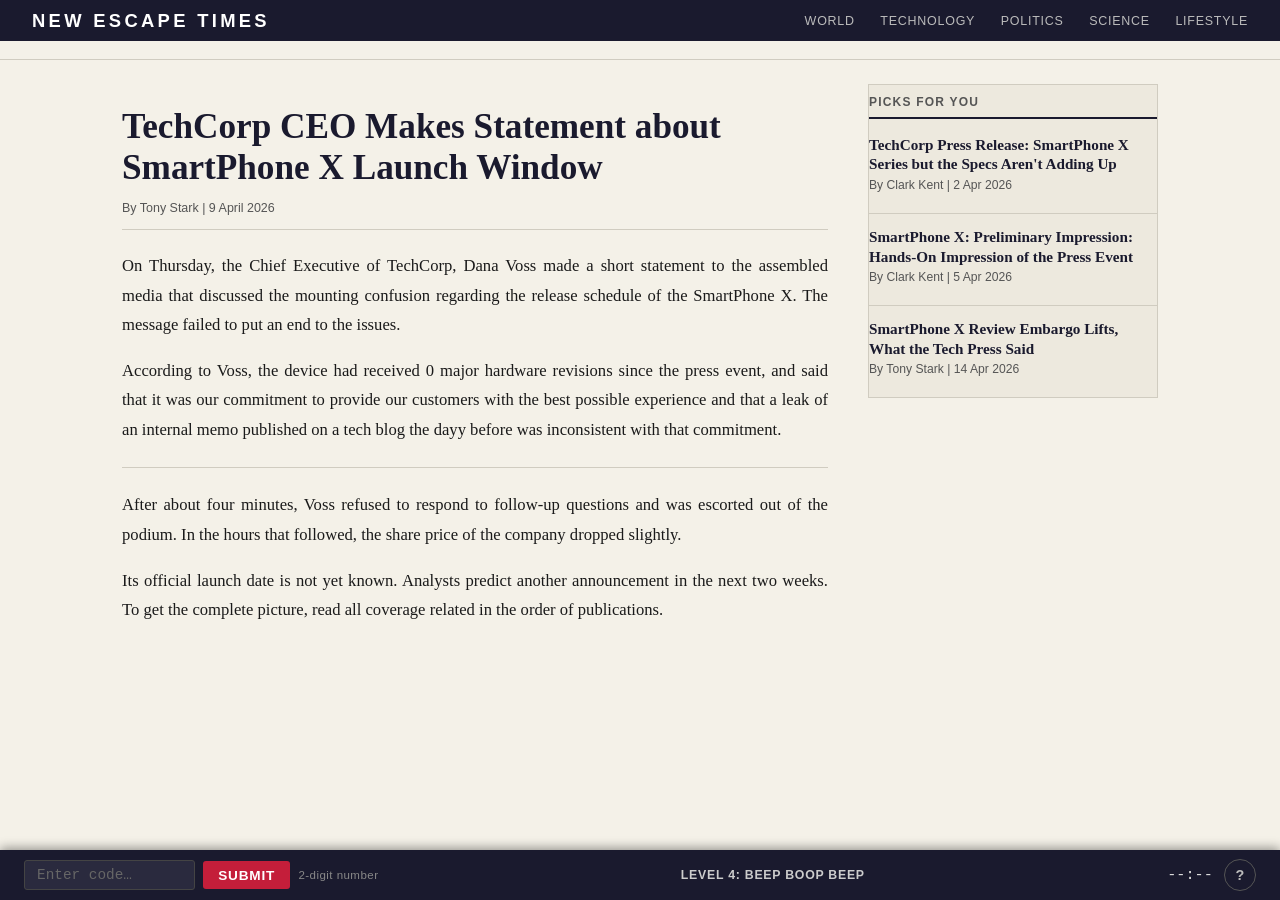
<file: level4/article3.html>
﻿<!DOCTYPE html>
<html lang="en">
<head>
    <meta charset="UTF-8">
    <meta name="viewport" content="width=device-width, initial-scale=1.0">
    <title>New Escape Times</title>
    <link rel="stylesheet" href="../styles/main.css">
    <script src="../scripts/progression.js" defer></script>
    <script src="../scripts/components/news-header.js" defer></script>
    <script src="../scripts/components/news-article.js" defer></script>
    <script src="../scripts/components/news-sidebar.js" defer></script>
    <script src="../scripts/components/news-hint.js" defer></script>
    <script src="../scripts/game-nav.js" defer></script>
    <script src="../scripts/components/article-layout.js" defer></script>
</head>
<body>

<article-layout
    headline="TechCorp CEO Makes Statement about SmartPhone X Launch Window"
    subtitle="By Tony Stark | 9 April 2026"
    home-url="../index.html"
    level="4"
    level-name="Level 4: Beep Boop Beep"
    correct-code="42"
    next-url="../finish.html">

    <div slot="body" class="article-body">
        <p>
            On Thursday, the Chief Executive of TechCorp, Dana Voss made a short statement to the assembled media that discussed the mounting confusion
            regarding the release schedule of the SmartPhone X. The message failed to put an end to the issues.
        </p>
        <div/>
        <p>
            According to Voss, the device had received
            0 major hardware revisions since the press event, and said that it was our commitment to provide our customers with the best possible
            experience and that a leak of an internal memo published on a tech blog the dayy before was inconsistent with that commitment.
        </p>
        <hr class="article-divider">
        <p>
            After about four minutes, Voss refused to respond to follow-up questions and was escorted out of the podium. In the hours that followed, the share price of the company dropped slightly.
        </p>
        <div/>
        <p>
            Its official launch date is not yet known. Analysts predict another announcement in the next two weeks. To get the complete picture, read all coverage related in the order of publications.
        </p>
    </div>

    <div slot="sidebar">
        <div class="sidebar-card">
            <a href="article1.html">
                <h3>TechCorp Press Release: SmartPhone X Series but the Specs Aren't Adding Up</h3>
                <p>By Clark Kent | 2 Apr 2026</p>
            </a>
        </div>
        <hr class="sidebar-divider">
        <div class="sidebar-card">
            <a href="article2.html">
                <h3>SmartPhone X: Preliminary Impression: Hands-On Impression of the Press Event</h3>
                <p>By Clark Kent | 5 Apr 2026</p>
            </a>
        </div>
        <hr class="sidebar-divider">
        <div class="sidebar-card">
            <a href="article4.html">
                <h3>SmartPhone X Review Embargo Lifts, What the Tech Press Said</h3>
                <p>By Tony Stark | 14 Apr 2026</p>
            </a>
        </div>
    </div>
</article-layout>

</body>
</html>
</file>
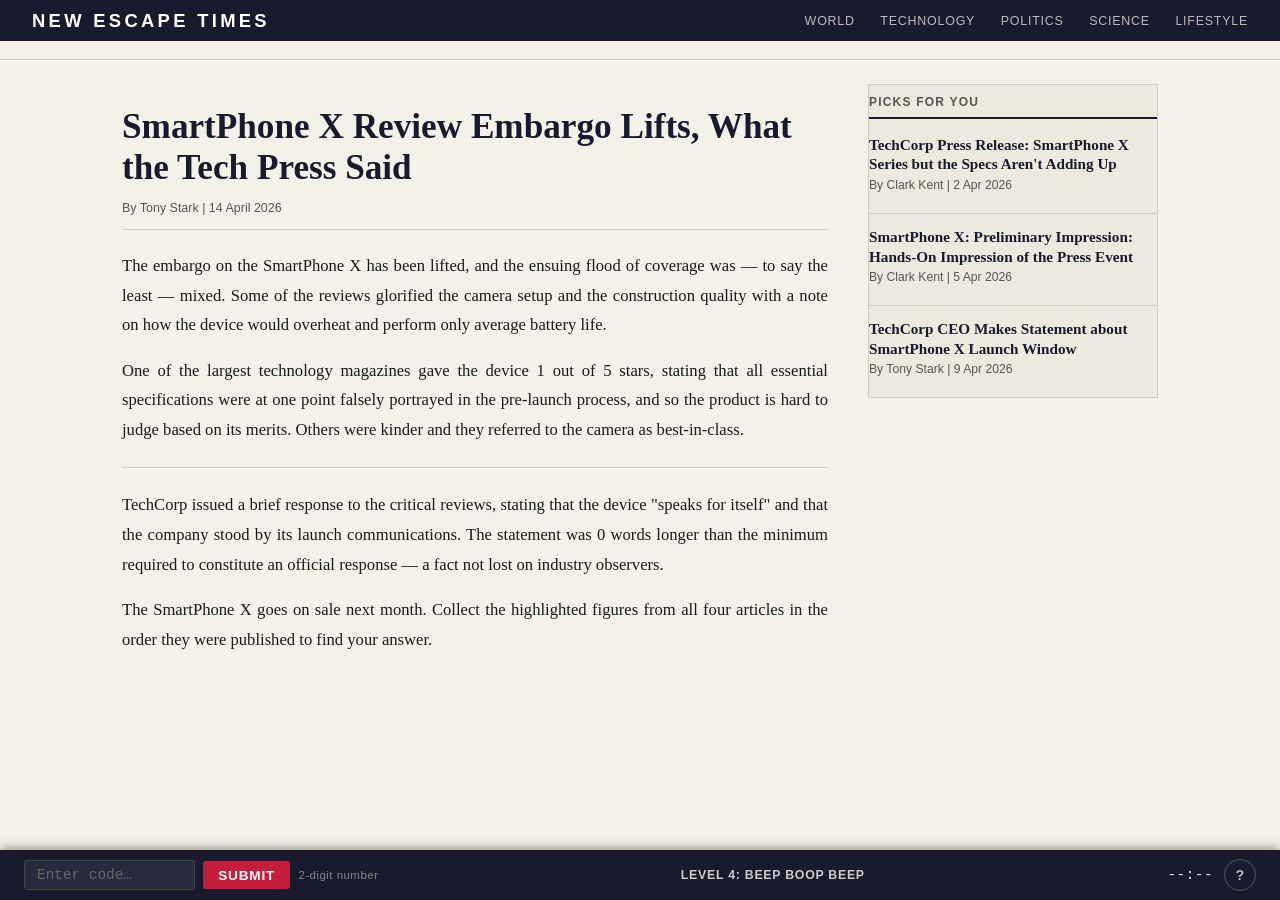
<file: level4/article4.html>
﻿<!DOCTYPE html>
<html lang="en">
<head>
    <meta charset="UTF-8">
    <meta name="viewport" content="width=device-width, initial-scale=1.0">
    <title>New Escape Times</title>
    <link rel="stylesheet" href="../styles/main.css">
    <script src="../scripts/progression.js" defer></script>
    <script src="../scripts/components/news-header.js" defer></script>
    <script src="../scripts/components/news-article.js" defer></script>
    <script src="../scripts/components/news-sidebar.js" defer></script>
    <script src="../scripts/components/news-hint.js" defer></script>
    <script src="../scripts/game-nav.js" defer></script>
    <script src="../scripts/components/article-layout.js" defer></script>
</head>
<body>

<article-layout
    headline="SmartPhone X Review Embargo Lifts, What the Tech Press Said"
    subtitle="By Tony Stark | 14 April 2026"
    home-url="../index.html"
    level="4"
    level-name="Level 4: Beep Boop Beep"
    correct-code="42"
    next-url="../finish.html">

    <div slot="body" class="article-body">
        <p>
            The embargo on the SmartPhone X has been lifted, and the ensuing flood
            of coverage was &mdash; to say the least &mdash; mixed. Some of the reviews glorified the camera setup and the construction quality with a
            note on how the device would overheat and perform only average battery life.
        </p>
        <div/>
        <p>
            One of the largest technology magazines gave the device 1 out of 5 stars, stating that all essential specifications were at one
            point falsely portrayed in the pre-launch process, and so the product is hard to judge based on its merits. Others were kinder and they
            referred to the camera as best-in-class.
        </p>
        <hr class="article-divider">
        <p>
            TechCorp issued a brief response to the critical reviews, stating that the device "speaks for itself" and that the company stood by its
            launch communications. The statement was 0 words longer than the minimum required to constitute an official response &mdash; a fact not lost on
            industry observers.
        </p>
        <div/>
        <p>
            The SmartPhone X goes on sale next month. Collect the highlighted figures from all four articles in the order they were published to
            find your answer.
        </p>
    </div>

    <div slot="sidebar">
        <div class="sidebar-card">
            <a href="article1.html">
                <h3>TechCorp Press Release: SmartPhone X Series but the Specs Aren't Adding Up</h3>
                <p>By Clark Kent | 2 Apr 2026</p>
            </a>
        </div>
        <hr class="sidebar-divider">
        <div class="sidebar-card">
            <a href="article2.html">
                <h3>SmartPhone X: Preliminary Impression: Hands-On Impression of the Press Event</h3>
                <p>By Clark Kent | 5 Apr 2026</p>
            </a>
        </div>
        <hr class="sidebar-divider">
        <div class="sidebar-card">
            <a href="article3.html">
                <h3>TechCorp CEO Makes Statement about SmartPhone X Launch Window</h3>
                <p>By Tony Stark | 9 Apr 2026</p>
            </a>
        </div>
        <news-hint src="../images/hints/level4-hint.webp" delay="60"></news-hint>
    </div>
</article-layout>

</body>
</html>
</file>
<file: styles/main.css>
﻿/* =====================================================
   New Escape Times â€” Main Stylesheet
   Global rules only. Component-specific styles live
   inside each Web Component's Shadow DOM.
   ===================================================== */

/* â”€â”€â”€ RESET â”€â”€â”€â”€â”€â”€â”€â”€â”€â”€â”€â”€â”€â”€â”€â”€â”€â”€â”€â”€â”€â”€â”€â”€â”€â”€â”€â”€â”€â”€â”€â”€â”€â”€â”€â”€â”€â”€â”€â”€â”€ */
*, *::before, *::after {
    box-sizing: border-box;
    margin: 0;
    padding: 0;
}

/* â”€â”€â”€ CUSTOM ELEMENTS â”€â”€â”€â”€â”€â”€â”€â”€â”€â”€â”€â”€â”€â”€â”€â”€â”€â”€â”€â”€â”€â”€â”€â”€â”€â”€â”€â”€â”€â”€â”€ */
news-header, news-article, news-sidebar { display: block; }

:root {
    --bg:           #f4f1e8;
    --top-bar-bg:   #1a1a2e;
    --accent:       #c41e3a;
    --text:         #1a1a1a;
    --text-muted:   #555;
    --border:       #d0ccc0;
    --sidebar-bg:   #ede9de;
    --font-body:    Georgia, 'Times New Roman', serif;
    --font-ui:      'Helvetica Neue', Arial, sans-serif;
}

body {
    background: var(--bg);
    color: var(--text);
    font-family: var(--font-body);
    padding-bottom: 60px;
}

.page-layout {
    max-width: 1100px;
    margin: 1.5rem auto 0;
    padding: 0 2rem;
    display: grid;
    grid-template-columns: 1fr 290px;
    gap: 2.5rem;
    align-items: start;
}

.article-body p {
    font-size: 1.04rem;
    line-height: 1.78;
    margin-bottom: 1rem;
    text-align: justify;
}

.article-divider {
    border: none;
    border-top: 1px solid var(--border);
    margin: 1.4rem 0;
}

.transmission-block {
    font-family: 'Courier New', Courier, monospace;
    font-size: 1.35rem;
    letter-spacing: 0.18em;
    line-height: 2.2;
    background: #fffef9;
    border: 1px solid var(--border);
    border-left: 4px solid var(--top-bar-bg);
    padding: 1.1rem 1.6rem;
    margin: 1.4rem 0;
    color: var(--top-bar-bg);
}

.transmission-caption {
    font-family: var(--font-ui);
    font-size: 0.75rem;
    color: var(--text-muted);
    font-style: italic;
    margin-top: -0.8rem;
    margin-bottom: 1.2rem;
}

.puzzle-key {
    font-weight: bold;
    background: #fff3cd;
    padding: 0 0.2em;
}

.sidebar-card {
    margin-bottom: 1.3rem;
}

.sidebar-card h3 {
    font-family: var(--font-body);
    font-size: 0.95rem;
    font-weight: 700;
    line-height: 1.3;
    color: var(--top-bar-bg);
    margin-bottom: 0.25rem;
}

.sidebar-card p {
    font-family: var(--font-ui);
    font-size: 0.76rem;
    color: var(--text-muted);
}

.sidebar-card a {
    text-decoration: none;
    display: block;
}

.sidebar-card a:hover h3 {
    text-decoration: underline;
    color: var(--accent);
}

.sidebar-card.locked h3 {
    color: #999;
}

.locked-label {
    display: inline-block;
    font-family: var(--font-ui);
    font-size: 0.7rem;
    font-style: italic;
    color: #c9a227;
    border: 1px solid #c9a227;
    padding: 0.1rem 0.4rem;
    margin-top: 0.3rem;
    border-radius: 2px;
}

.sidebar-divider {
    border: none;
    border-top: 1px solid var(--border);
    margin: 0.8rem 0;
}

/* RESPONSIVE  */
@media (max-width: 768px) {
    .page-layout {
        grid-template-columns: 1fr;
        padding: 0 1rem;
    }
}
</file>
